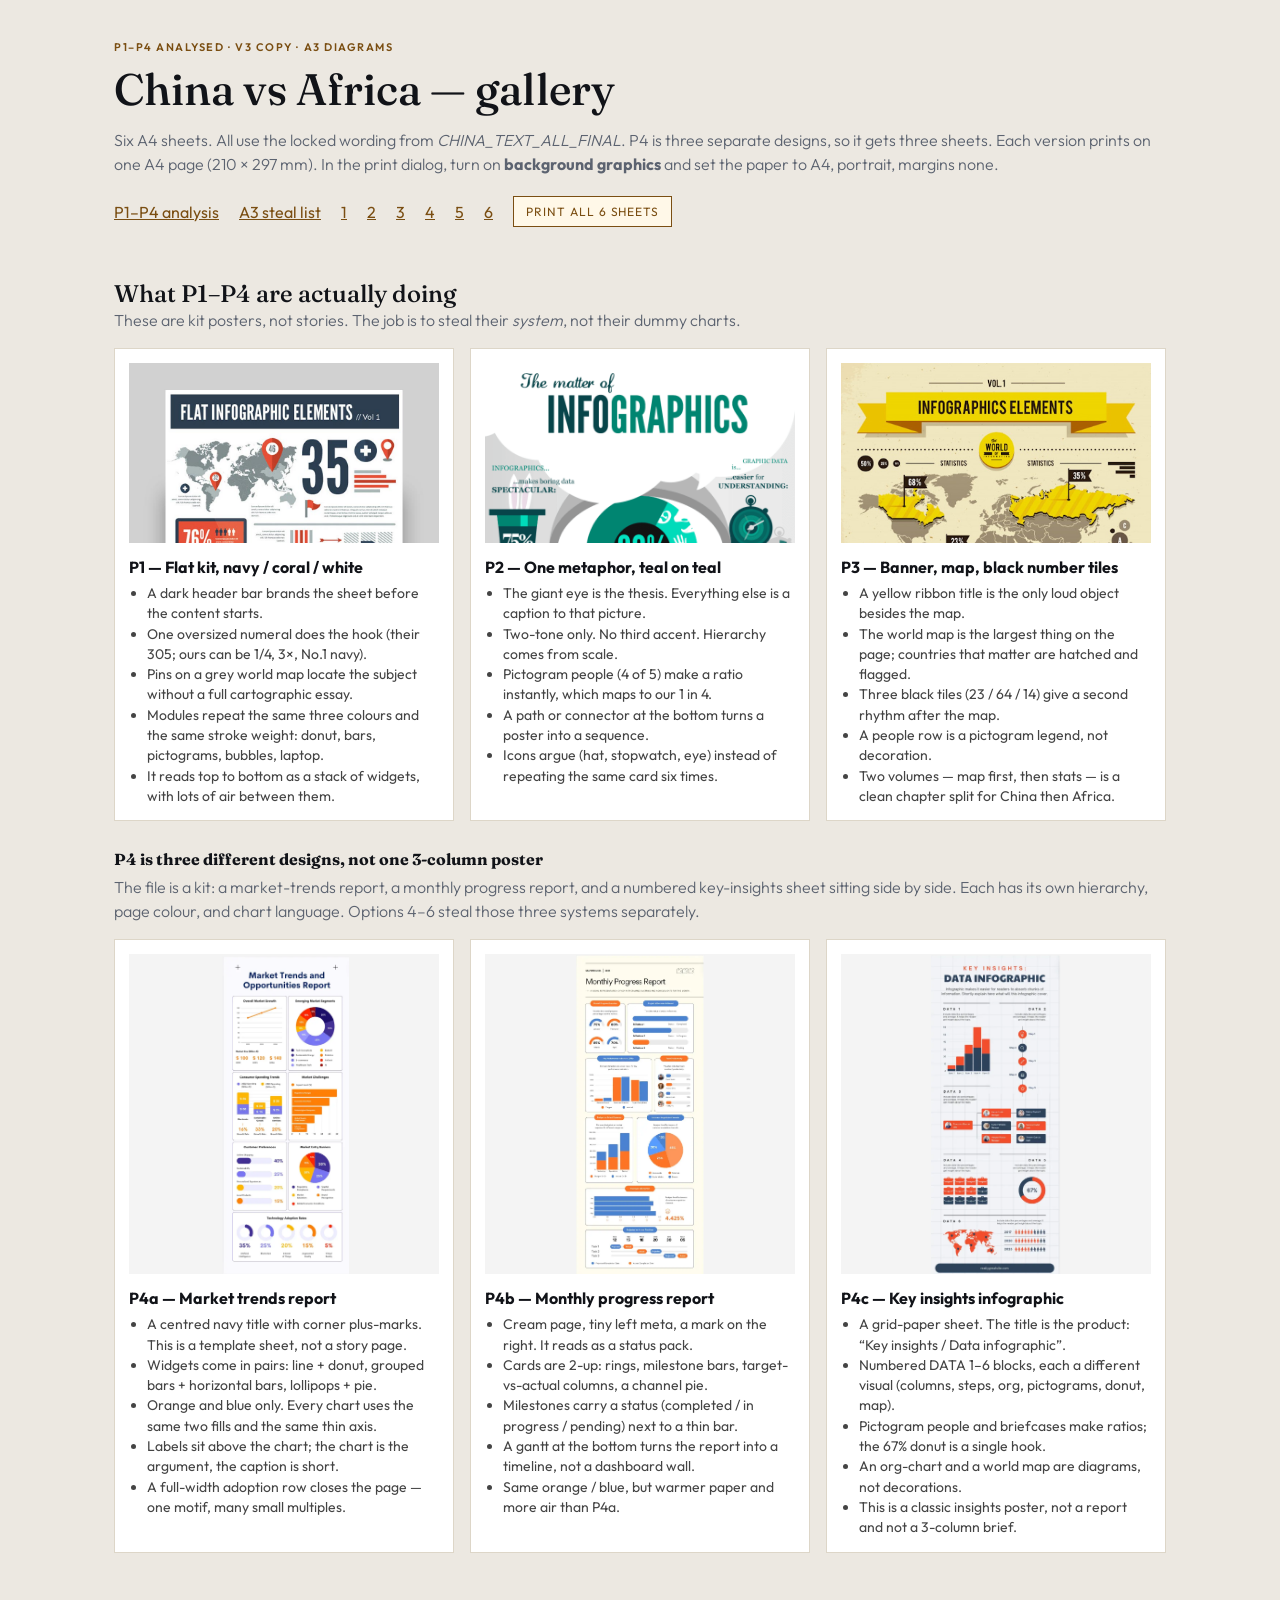
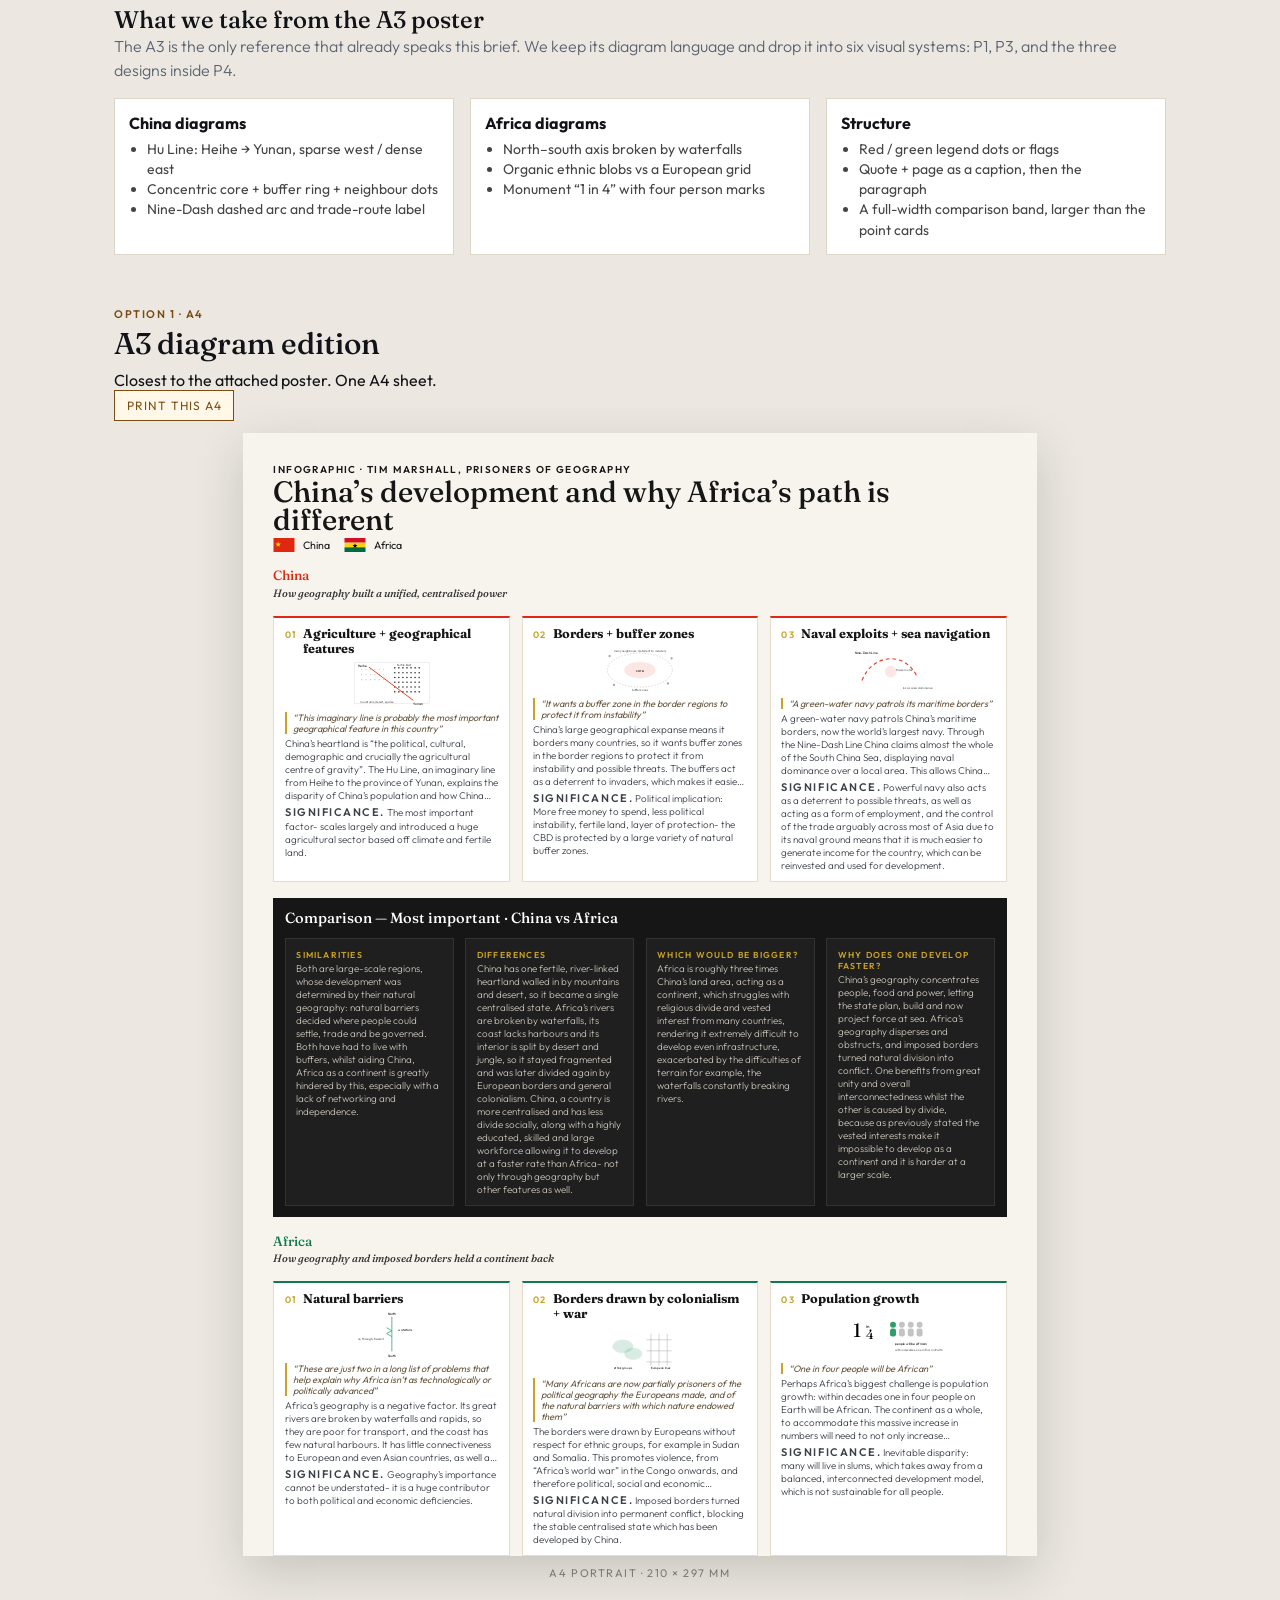
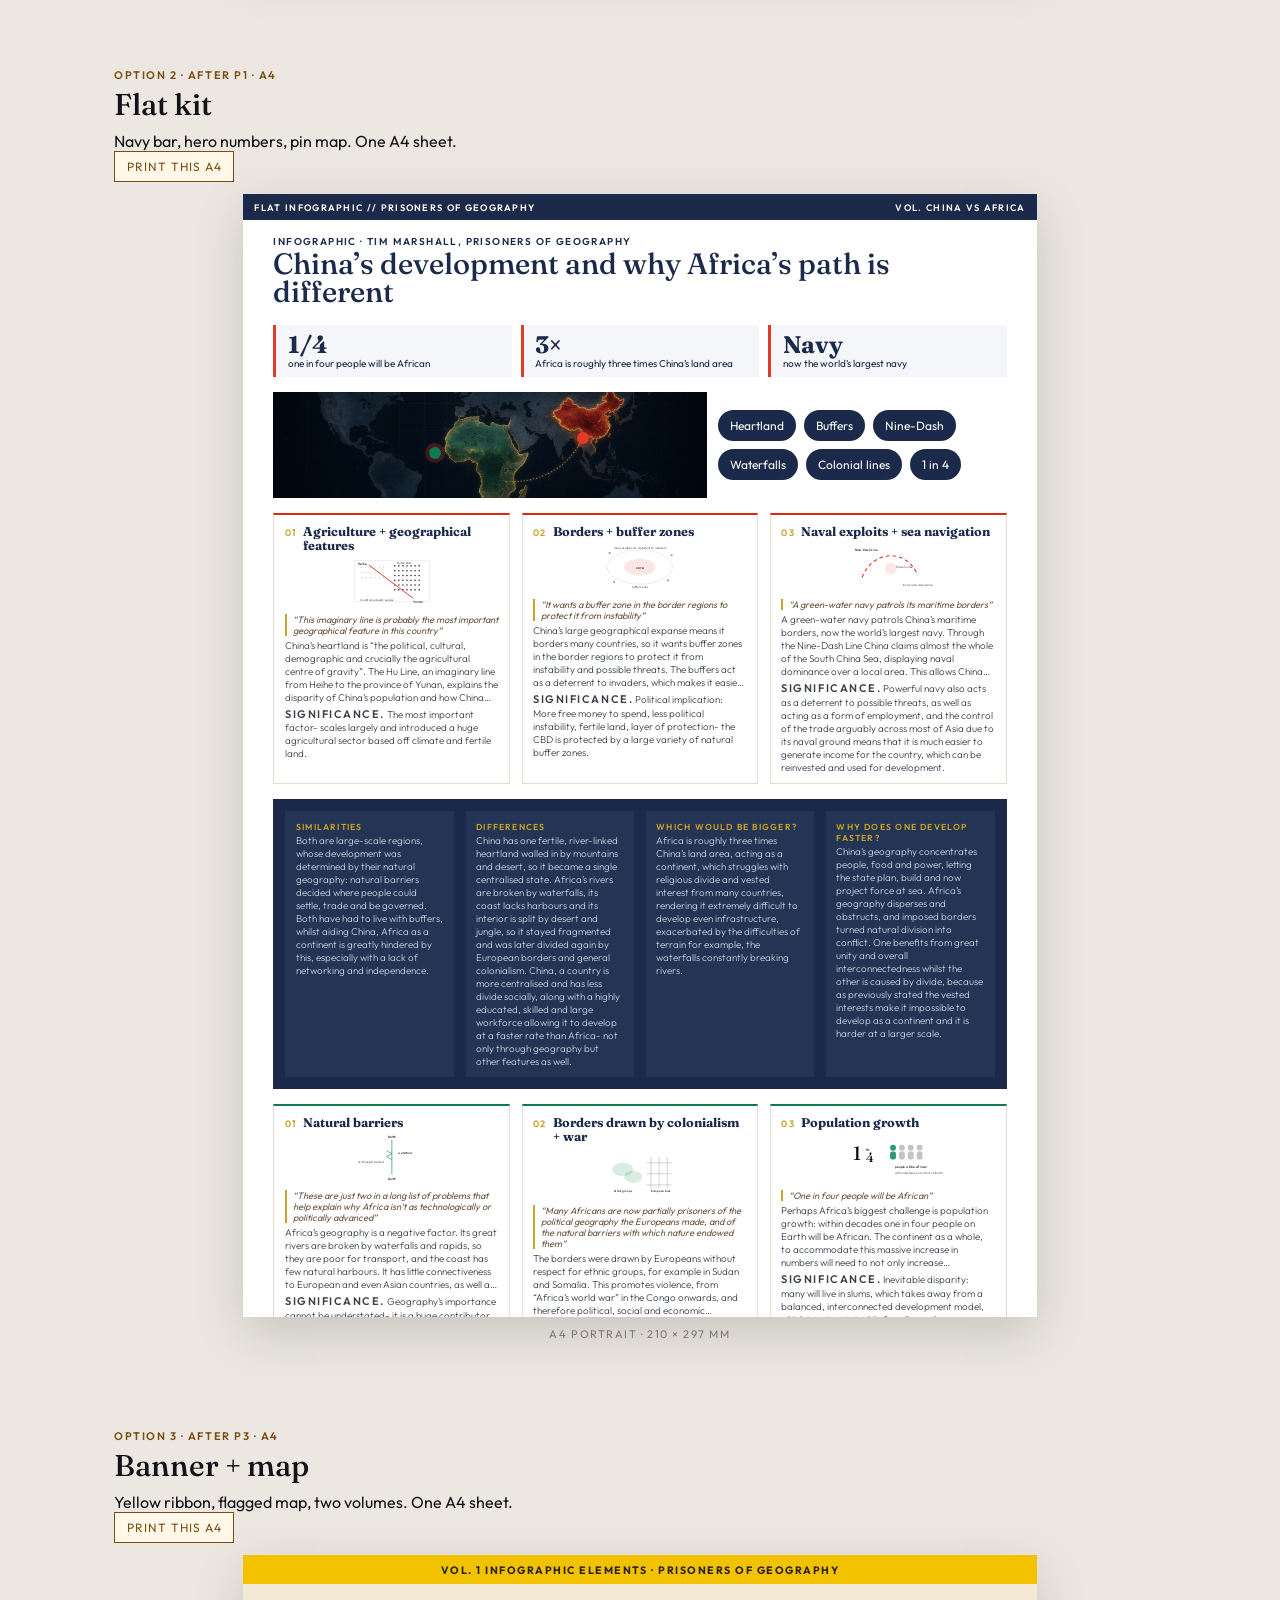
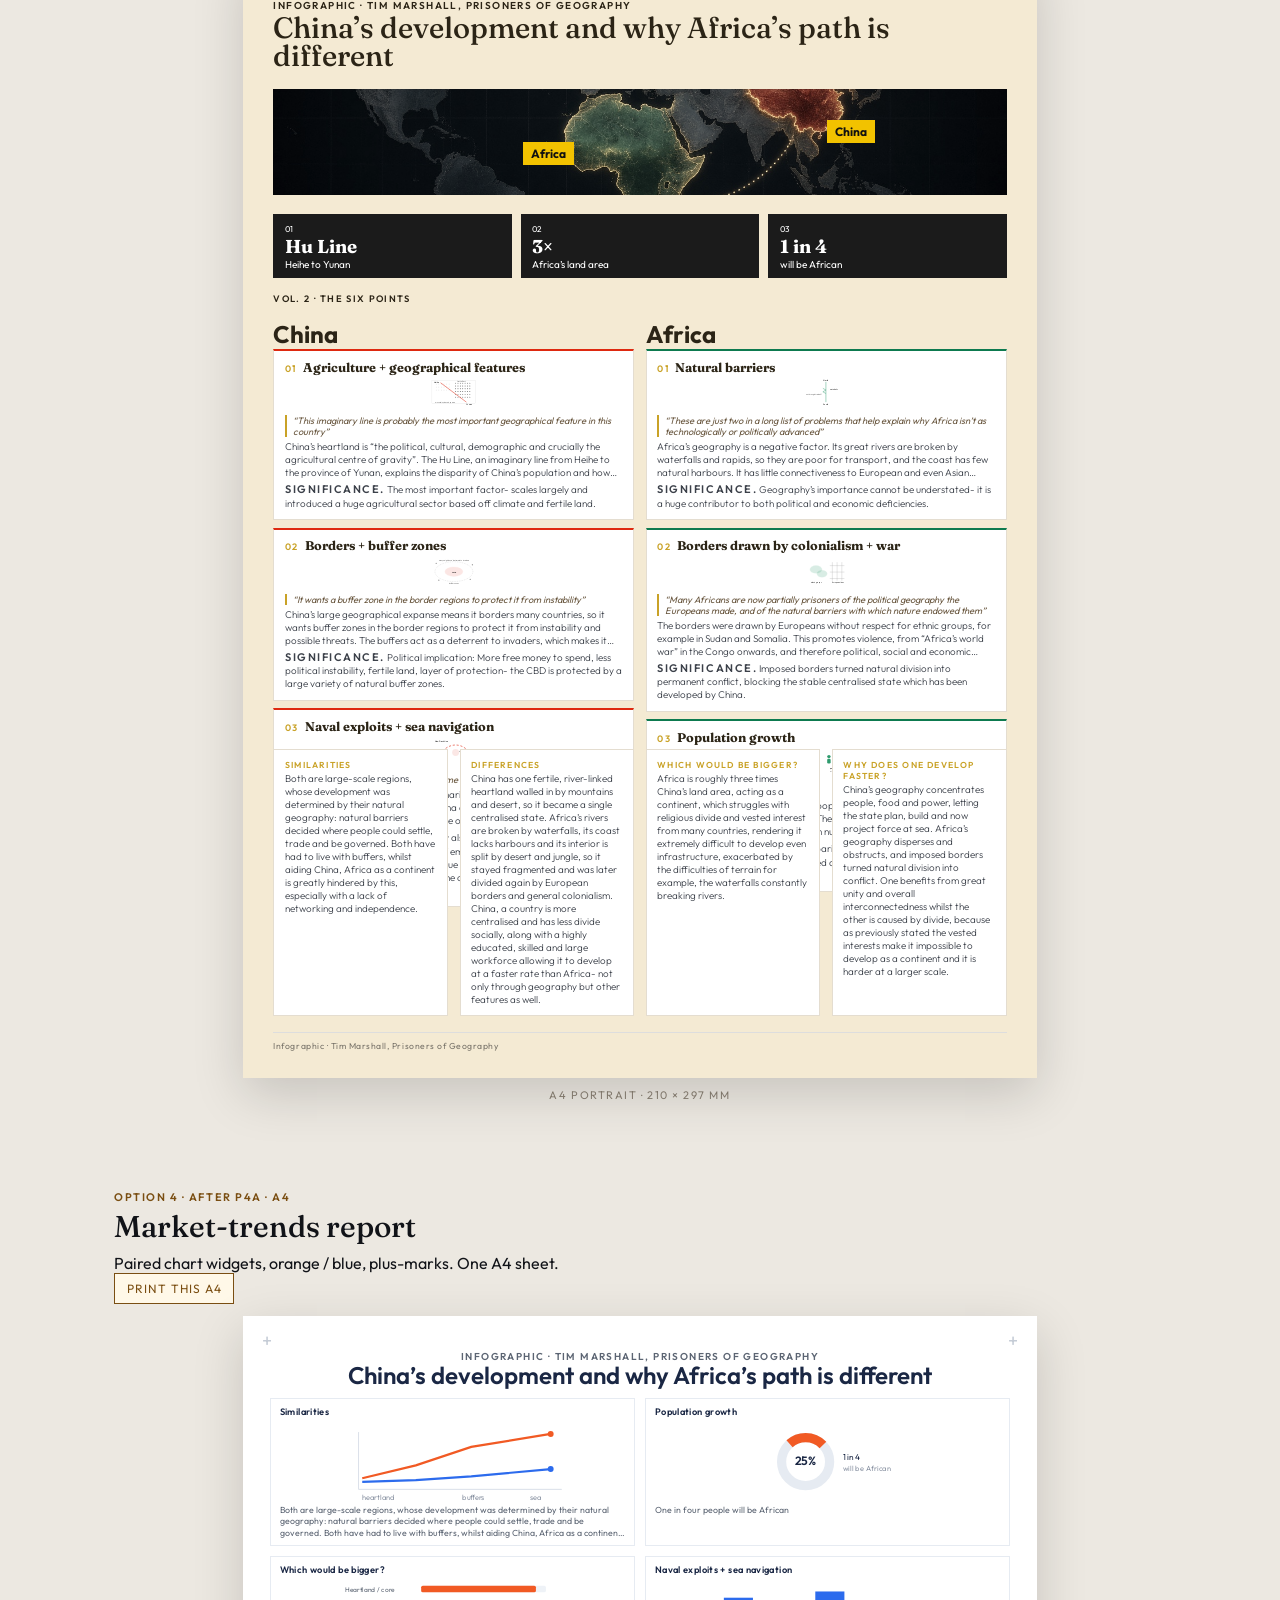
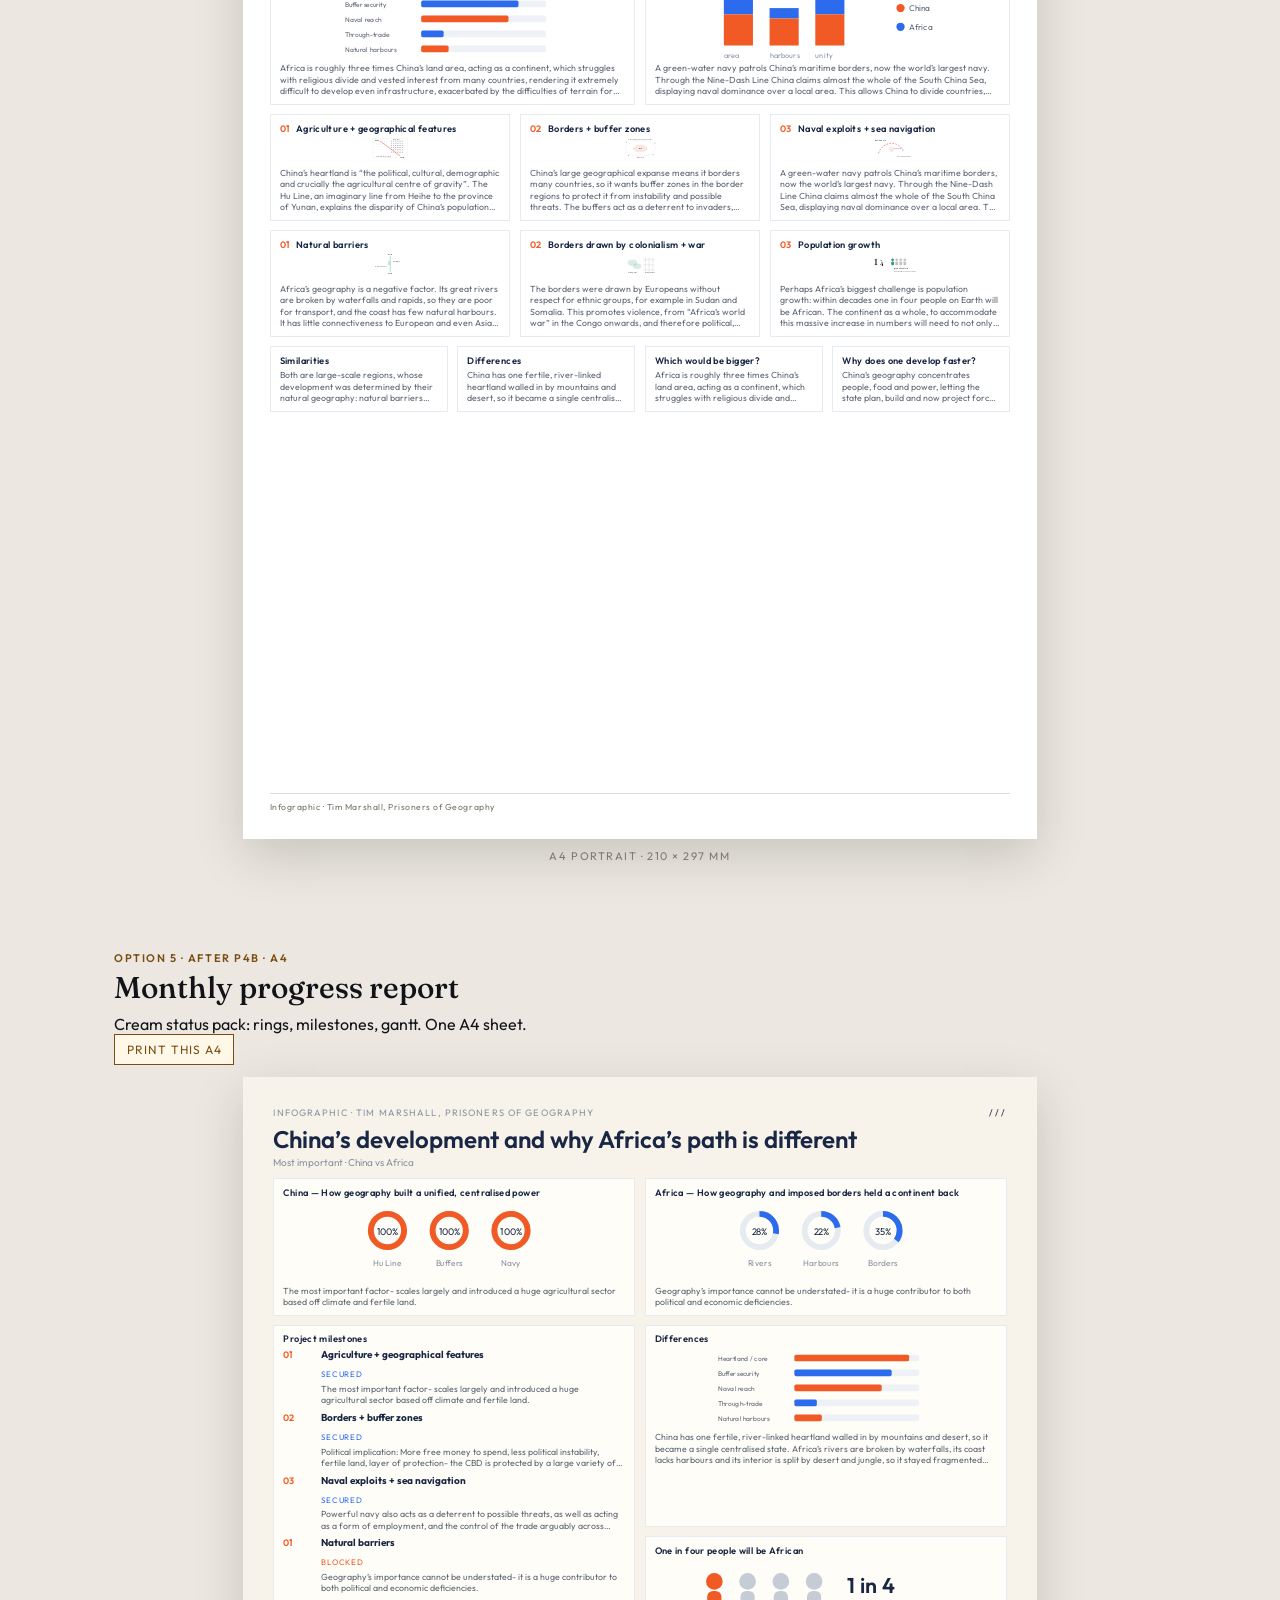
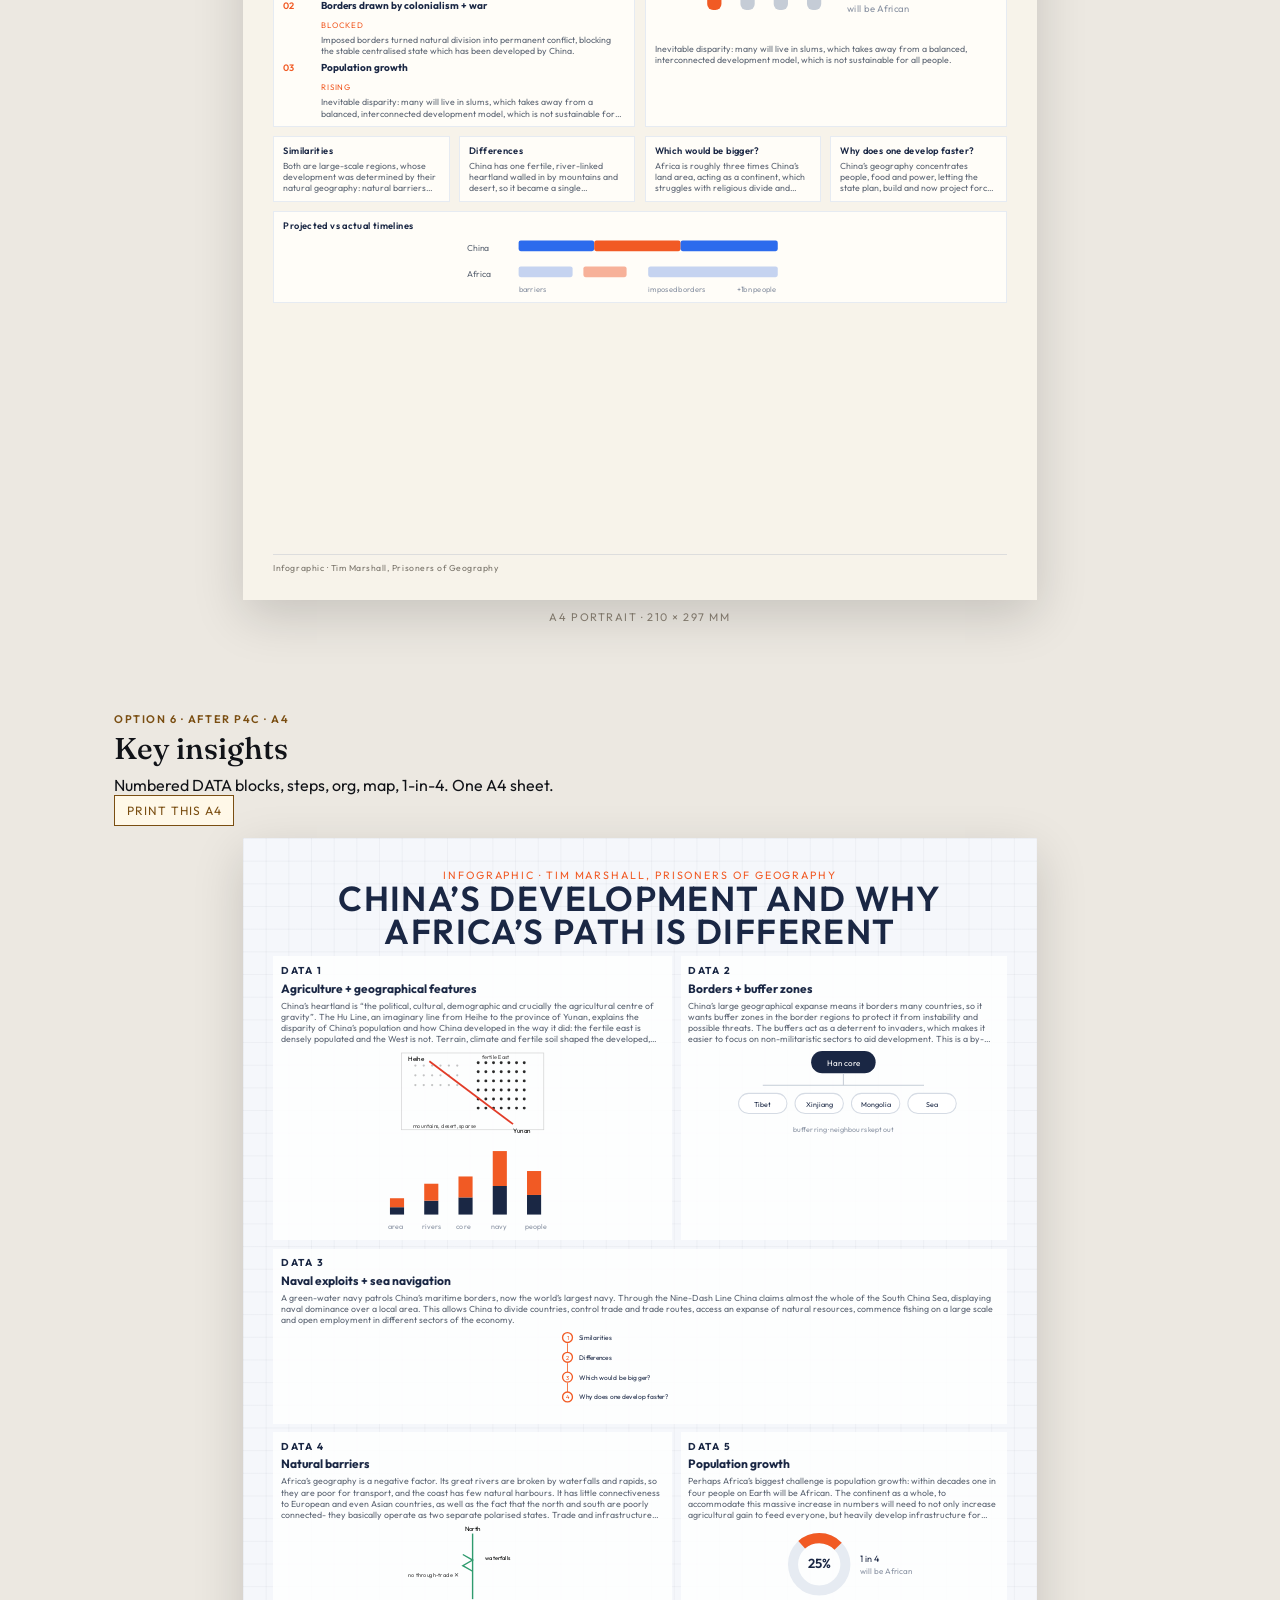
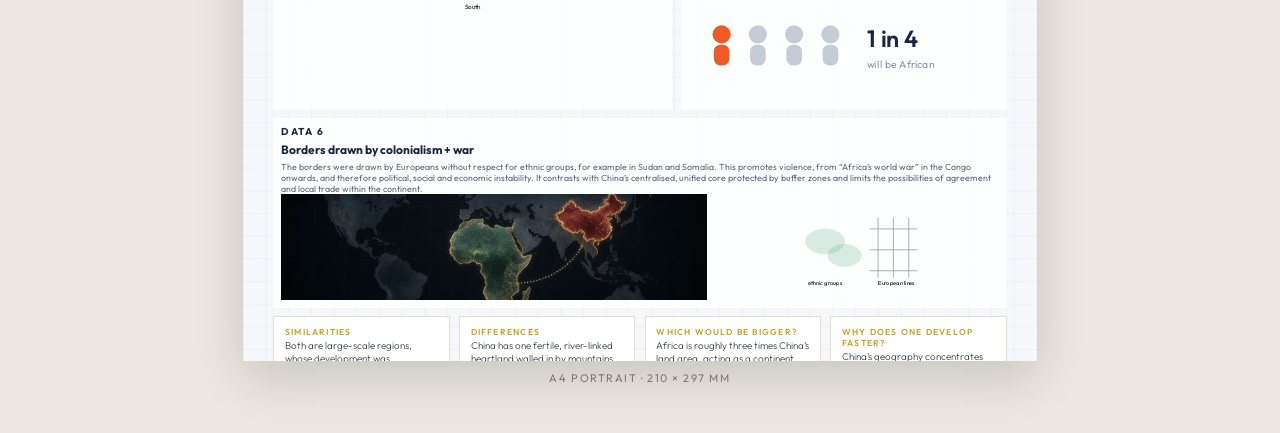
<file: index.html>
<!DOCTYPE html>
<html lang="en">
  <head>
    <meta charset="UTF-8" />
    <meta name="viewport" content="width=device-width, initial-scale=1.0" />
    <title>China vs Africa — infographic gallery</title>
    <link rel="icon" href="data:image/svg+xml,%3Csvg xmlns='http://www.w3.org/2000/svg' viewBox='0 0 32 32'%3E%3Crect width='32' height='32' fill='%23111318'/%3E%3Ccircle cx='11' cy='18' r='5' fill='%230d7a4f'/%3E%3Ccircle cx='22' cy='13' r='4' fill='%23de2910'/%3E%3C/svg%3E" />
    <link rel="preconnect" href="https://fonts.googleapis.com" />
    <link rel="preconnect" href="https://fonts.gstatic.com" crossorigin />
    <link href="https://fonts.googleapis.com/css2?family=Fraunces:opsz,wght@9..144,500;9..144,600&family=Outfit:wght@300;400;600&display=swap" rel="stylesheet" />
    <link rel="stylesheet" href="css/gallery.css" />
  </head>
  <body class="board">
    <header class="board-head">
      <p class="board-kicker">P1–P4 analysed  ·  V3 copy  ·  A3 diagrams</p>
      <h1>China vs Africa — gallery</h1>
      <p class="board-lede">
        Six A4 sheets. All use the locked wording from <em>CHINA_TEXT_ALL_FINAL</em>.
        P4 is three separate designs, so it gets three sheets. Each version prints on one A4 page
        (210 × 297 mm). In the print dialog, turn on <strong>background graphics</strong> and set
        the paper to A4, portrait, margins none.
      </p>
      <nav class="board-nav">
        <a href="#analysis">P1–P4 analysis</a>
        <a href="#a3">A3 steal list</a>
        <a href="#option-a3">1</a>
        <a href="#option-flat">2</a>
        <a href="#option-vintage">3</a>
        <a href="#option-report">4</a>
        <a href="#option-progress">5</a>
        <a href="#option-insights">6</a>
        <button type="button" class="print-btn" data-print="all">Print all 6 sheets</button>
      </nav>
    </header>

    <section class="panel" id="analysis">
      <h2>What P1–P4 are actually doing</h2>
      <p>These are kit posters, not stories. The job is to steal their <em>system</em>, not their dummy charts.</p>
      <div class="ref-grid three">
        <article class="ref-card">
          <img src="assets/refs/p1-flat-kit.png" alt="P1 flat infographic kit" />
          <h3>P1 — Flat kit, navy / coral / white</h3>
          <ul>
            <li>A dark header bar brands the sheet before the content starts.</li>
            <li>One oversized numeral does the hook (their 305; ours can be 1/4, 3×, No.1 navy).</li>
            <li>Pins on a grey world map locate the subject without a full cartographic essay.</li>
            <li>Modules repeat the same three colours and the same stroke weight: donut, bars, pictograms, bubbles, laptop.</li>
            <li>It reads top to bottom as a stack of widgets, with lots of air between them.</li>
          </ul>
        </article>
        <article class="ref-card">
          <img src="assets/refs/p2-concept.png" alt="P2 conceptual infographic" />
          <h3>P2 — One metaphor, teal on teal</h3>
          <ul>
            <li>The giant eye is the thesis. Everything else is a caption to that picture.</li>
            <li>Two-tone only. No third accent. Hierarchy comes from scale.</li>
            <li>Pictogram people (4 of 5) make a ratio instantly, which maps to our 1 in 4.</li>
            <li>A path or connector at the bottom turns a poster into a sequence.</li>
            <li>Icons argue (hat, stopwatch, eye) instead of repeating the same card six times.</li>
          </ul>
        </article>
        <article class="ref-card">
          <img src="assets/refs/p3-vintage-map.png" alt="P3 vintage map infographic" />
          <h3>P3 — Banner, map, black number tiles</h3>
          <ul>
            <li>A yellow ribbon title is the only loud object besides the map.</li>
            <li>The world map is the largest thing on the page; countries that matter are hatched and flagged.</li>
            <li>Three black tiles (23 / 64 / 14) give a second rhythm after the map.</li>
            <li>A people row is a pictogram legend, not decoration.</li>
            <li>Two volumes — map first, then stats — is a clean chapter split for China then Africa.</li>
          </ul>
        </article>
      </div>
      <h3 class="p4-note">P4 is three different designs, not one 3-column poster</h3>
      <p>The file is a kit: a market-trends report, a monthly progress report, and a numbered key-insights sheet sitting side by side. Each has its own hierarchy, page colour, and chart language. Options 4–6 steal those three systems separately.</p>
      <div class="ref-grid three">
        <article class="ref-card tall">
          <img src="assets/refs/p4a-market-report.png" alt="P4 left: Market Trends report" />
          <h3>P4a — Market trends report</h3>
          <ul>
            <li>A centred navy title with corner plus-marks. This is a template sheet, not a story page.</li>
            <li>Widgets come in pairs: line + donut, grouped bars + horizontal bars, lollipops + pie.</li>
            <li>Orange and blue only. Every chart uses the same two fills and the same thin axis.</li>
            <li>Labels sit above the chart; the chart is the argument, the caption is short.</li>
            <li>A full-width adoption row closes the page — one motif, many small multiples.</li>
          </ul>
        </article>
        <article class="ref-card tall">
          <img src="assets/refs/p4b-progress-report.png" alt="P4 middle: Monthly Progress report" />
          <h3>P4b — Monthly progress report</h3>
          <ul>
            <li>Cream page, tiny left meta, a mark on the right. It reads as a status pack.</li>
            <li>Cards are 2-up: rings, milestone bars, target-vs-actual columns, a channel pie.</li>
            <li>Milestones carry a status (completed / in progress / pending) next to a thin bar.</li>
            <li>A gantt at the bottom turns the report into a timeline, not a dashboard wall.</li>
            <li>Same orange / blue, but warmer paper and more air than P4a.</li>
          </ul>
        </article>
        <article class="ref-card tall">
          <img src="assets/refs/p4c-key-insights.png" alt="P4 right: Key Insights data infographic" />
          <h3>P4c — Key insights infographic</h3>
          <ul>
            <li>A grid-paper sheet. The title is the product: “Key insights / Data infographic”.</li>
            <li>Numbered DATA 1–6 blocks, each a different visual (columns, steps, org, pictograms, donut, map).</li>
            <li>Pictogram people and briefcases make ratios; the 67% donut is a single hook.</li>
            <li>An org-chart and a world map are diagrams, not decorations.</li>
            <li>This is a classic insights poster, not a report and not a 3-column brief.</li>
          </ul>
        </article>
      </div>
    </section>

    <section class="panel" id="a3">
      <h2>What we take from the A3 poster</h2>
      <p>The A3 is the only reference that already speaks this brief. We keep its diagram language and drop it into six visual systems: P1, P3, and the three designs inside P4.</p>
      <div class="steal">
        <article>
          <h3>China diagrams</h3>
          <ul>
            <li>Hu Line: Heihe → Yunan, sparse west / dense east</li>
            <li>Concentric core + buffer ring + neighbour dots</li>
            <li>Nine-Dash dashed arc and trade-route label</li>
          </ul>
        </article>
        <article>
          <h3>Africa diagrams</h3>
          <ul>
            <li>North–south axis broken by waterfalls</li>
            <li>Organic ethnic blobs vs a European grid</li>
            <li>Monument “1 in 4” with four person marks</li>
          </ul>
        </article>
        <article>
          <h3>Structure</h3>
          <ul>
            <li>Red / green legend dots or flags</li>
            <li>Quote + page as a caption, then the paragraph</li>
            <li>A full-width comparison band, larger than the point cards</li>
          </ul>
        </article>
      </div>
    </section>

    <section class="option" id="option-a3">
      <div class="option-meta">
        <p class="board-kicker">Option 1  ·  A4</p>
        <h2>A3 diagram edition</h2>
        <p>Closest to the attached poster. One A4 sheet.</p>
        <button type="button" class="print-btn" data-print="option-a3">Print this A4</button>
      </div>
      <div class="frame-wrap"><article class="poster a3" id="poster-a3"></article></div>
      <p class="sheet-label">A4 portrait · 210 × 297 mm</p>
    </section>

    <section class="option" id="option-flat">
      <div class="option-meta">
        <p class="board-kicker">Option 2  ·  after P1  ·  A4</p>
        <h2>Flat kit</h2>
        <p>Navy bar, hero numbers, pin map. One A4 sheet.</p>
        <button type="button" class="print-btn" data-print="option-flat">Print this A4</button>
      </div>
      <div class="frame-wrap"><article class="poster flat" id="poster-flat"></article></div>
      <p class="sheet-label">A4 portrait · 210 × 297 mm</p>
    </section>

    <section class="option" id="option-vintage">
      <div class="option-meta">
        <p class="board-kicker">Option 3  ·  after P3  ·  A4</p>
        <h2>Banner + map</h2>
        <p>Yellow ribbon, flagged map, two volumes. One A4 sheet.</p>
        <button type="button" class="print-btn" data-print="option-vintage">Print this A4</button>
      </div>
      <div class="frame-wrap"><article class="poster vintage" id="poster-vintage"></article></div>
      <p class="sheet-label">A4 portrait · 210 × 297 mm</p>
    </section>

    <section class="option" id="option-report">
      <div class="option-meta">
        <p class="board-kicker">Option 4  ·  after P4a  ·  A4</p>
        <h2>Market-trends report</h2>
        <p>Paired chart widgets, orange / blue, plus-marks. One A4 sheet.</p>
        <button type="button" class="print-btn" data-print="option-report">Print this A4</button>
      </div>
      <div class="frame-wrap"><article class="poster report" id="poster-report"></article></div>
      <p class="sheet-label">A4 portrait · 210 × 297 mm</p>
    </section>

    <section class="option" id="option-progress">
      <div class="option-meta">
        <p class="board-kicker">Option 5  ·  after P4b  ·  A4</p>
        <h2>Monthly progress report</h2>
        <p>Cream status pack: rings, milestones, gantt. One A4 sheet.</p>
        <button type="button" class="print-btn" data-print="option-progress">Print this A4</button>
      </div>
      <div class="frame-wrap"><article class="poster progress" id="poster-progress"></article></div>
      <p class="sheet-label">A4 portrait · 210 × 297 mm</p>
    </section>

    <section class="option" id="option-insights">
      <div class="option-meta">
        <p class="board-kicker">Option 6  ·  after P4c  ·  A4</p>
        <h2>Key insights</h2>
        <p>Numbered DATA blocks, steps, org, map, 1-in-4. One A4 sheet.</p>
        <button type="button" class="print-btn" data-print="option-insights">Print this A4</button>
      </div>
      <div class="frame-wrap"><article class="poster insights" id="poster-insights"></article></div>
      <p class="sheet-label">A4 portrait · 210 × 297 mm</p>
    </section>

    <script src="js/content.js"></script>
    <script src="js/diagrams.js"></script>
    <script src="js/gallery.js"></script>
  </body>
</html>
</file>
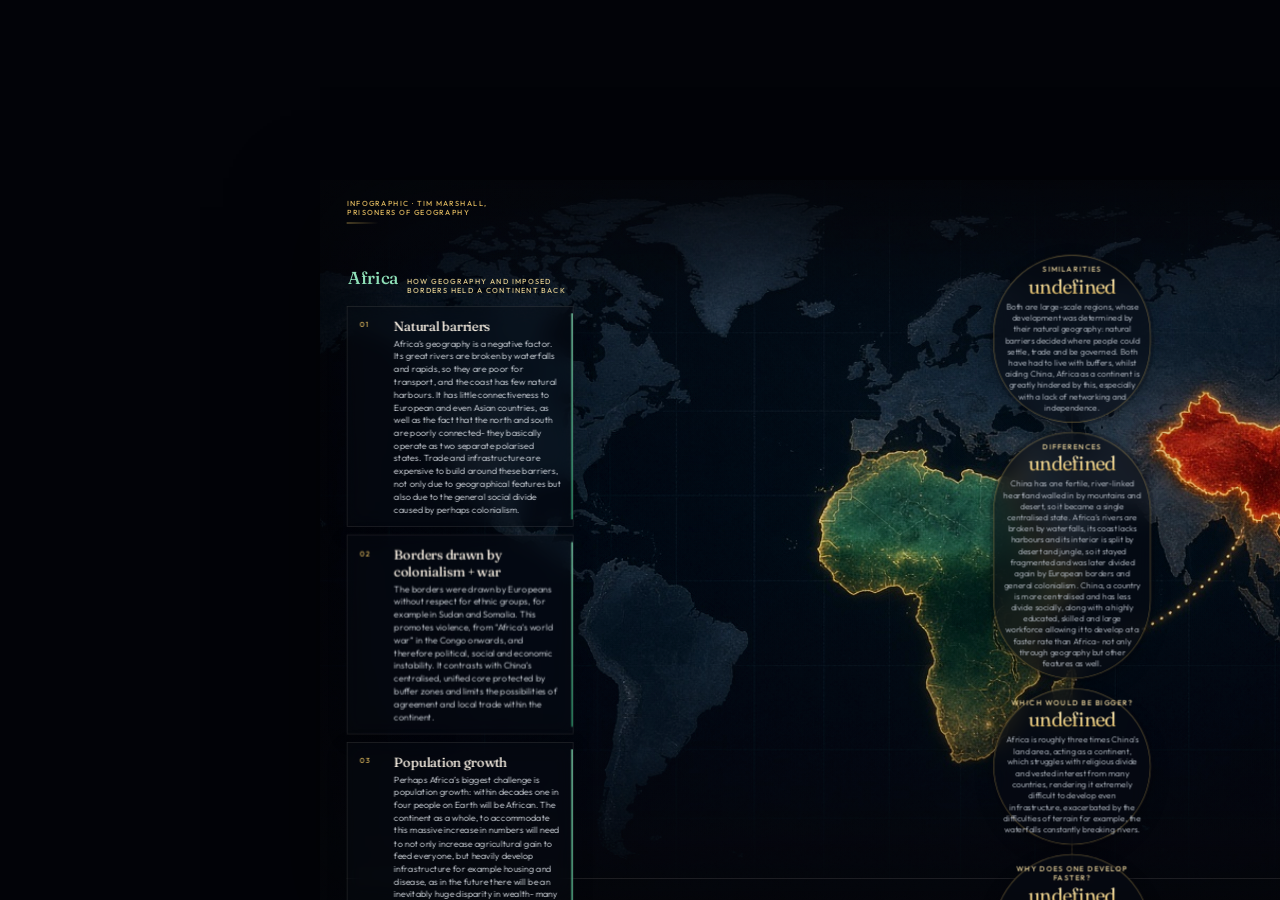
<file: landscape.html>
<!DOCTYPE html>
<html lang="en">
  <head>
    <meta charset="UTF-8" />
    <meta name="viewport" content="width=device-width, initial-scale=1.0" />
    <title>China & Africa — landscape (archived)</title>
    <link rel="icon" href="data:image/svg+xml,%3Csvg xmlns='http://www.w3.org/2000/svg' viewBox='0 0 32 32'%3E%3Crect width='32' height='32' fill='%2305080f'/%3E%3Ccircle cx='11' cy='18' r='5' fill='%232f9b6e'/%3E%3Ccircle cx='22' cy='13' r='4' fill='%23e23c28'/%3E%3C/svg%3E" />
    <link rel="preconnect" href="https://fonts.googleapis.com" />
    <link rel="preconnect" href="https://fonts.gstatic.com" crossorigin />
    <link
      href="https://fonts.googleapis.com/css2?family=Fraunces:ital,opsz,wght@0,9..144,400;0,9..144,500;1,9..144,400&family=Outfit:wght@300;400;500;600&display=swap"
      rel="stylesheet"
    />
    <link rel="stylesheet" href="css/styles.css" />
  </head>
  <body>
    <div class="viewport">
      <article class="poster" id="poster">
        <img class="map" src="assets/world-map-backdrop.jpg" alt="World map with Africa and China highlighted" />
        <div class="scrim"></div>
        <div class="vignette"></div>
        <div class="grain"></div>
        <div class="layout">
          <header>
            <div class="brand">
              <span class="kicker" data-field="kicker"></span>
              <span class="rule"></span>
            </div>
            <div class="titles">
              <h1 class="headline">
                <span class="china" data-field="titleLead"></span>
                <span class="join" data-field="titleJoin"></span>
                <span class="africa" data-field="titleTrail"></span>
                <span class="rest" data-field="titleRest"></span>
              </h1>
              <p class="subtitle" data-field="subtitle"></p>
            </div>
            <div class="meta">
              <span class="draft" data-field="draftNote"></span>
              <span class="rule"></span>
            </div>
          </header>
          <div class="grid">
            <section class="col col-africa" aria-label="Africa">
              <div class="col-head">
                <h2 class="region africa" data-field="africa.region"></h2>
                <span class="eyebrow" data-field="africa.eyebrow"></span>
              </div>
              <div id="africa-points"></div>
            </section>
            <section class="col compare col-compare" aria-label="Comparisons" id="comparisons"></section>
            <section class="col col-china" aria-label="China">
              <div class="col-head">
                <h2 class="region china" data-field="china.region"></h2>
                <span class="eyebrow" data-field="china.eyebrow"></span>
              </div>
              <div id="china-points"></div>
            </section>
          </div>
          <footer>
            <span class="foot" data-field="footerLeft"></span>
            <span class="foot" data-field="footerRight"></span>
          </footer>
        </div>
      </article>
    </div>
    <script src="js/content.js"></script>
    <script src="js/render.js"></script>
  </body>
</html>
</file>
<file: css/gallery.css>
:root {
  --ink: #111318;
  --paper: #f6f3ec;
  --muted: #5c6370;
  --gold: #c9a227;
  --china: #de2910;
  --africa: #0d7a4f;
  --navy: #1b2a4a;
}

* { box-sizing: border-box; margin: 0; padding: 0; }
html { scroll-behavior: smooth; }
body.board {
  background: #ece8e1;
  color: var(--ink);
  font-family: "Outfit", "Segoe UI", sans-serif;
}
a { color: #7a4e12; }

.board-head, .panel, .option-meta {
  max-width: 1100px;
  margin: 0 auto;
  padding: 40px 24px 12px;
}
.board-head h1, .panel h2, .option-meta h2, .mast h1, .verdict h2, .chapter {
  font-family: "Fraunces", Georgia, serif;
  font-weight: 500;
}
.board-kicker, .kicker, .num, .compare-kicker, .flat-bar, .ribbon, .vol, .sig strong {
  letter-spacing: 0.14em;
  text-transform: uppercase;
  font-size: 11px;
  font-weight: 600;
}
.board-kicker { color: #7a4e12; }
.board-head h1 { font-size: 44px; margin: 8px 0 12px; }
.board-lede, .panel p, .card p, .lede, .compare p { color: var(--muted); font-weight: 300; line-height: 1.5; }
.board-nav { display: flex; flex-wrap: wrap; gap: 14px 20px; margin-top: 20px; align-items: center; }

.print-btn {
  appearance: none;
  border: 1px solid #7a4e12;
  background: #fff8e8;
  color: #7a4e12;
  font: inherit;
  font-size: 12px;
  letter-spacing: 0.08em;
  text-transform: uppercase;
  padding: 7px 12px;
  cursor: pointer;
}
.print-btn:hover { background: #f2c200; color: #111; }

.sheet-label {
  text-align: center;
  font-size: 11px;
  letter-spacing: 0.14em;
  text-transform: uppercase;
  color: #8a8174;
  margin: 10px auto 0;
}

.ref-grid, .steal {
  display: grid;
  grid-template-columns: repeat(2, 1fr);
  gap: 16px;
  margin-top: 16px;
}
.ref-card, .steal article, .note-box {
  background: #fff;
  border: 1px solid #ddd6c8;
  padding: 14px;
}
.ref-card img { width: 100%; height: 180px; object-fit: cover; object-position: top; margin-bottom: 10px; background: #ddd; }
.ref-card.tall img { height: 320px; object-fit: contain; object-position: top; background: #f4f4f4; }
.ref-card h3, .steal h3, .panel h3 { font-size: 16px; margin-bottom: 6px; }
.ref-card ul, .steal ul { padding-left: 18px; color: #444; font-size: 14px; line-height: 1.45; }
.steal, .ref-grid.three { grid-template-columns: repeat(3, 1fr); }
.p4-note { margin: 28px 0 8px; font-family: "Fraunces", Georgia, serif; font-size: 22px; }

.option { padding-bottom: 48px; }
.option-meta h2 { font-size: 30px; margin: 4px 0 8px; }

.frame-wrap {
  width: min(210mm, calc(100% - 32px));
  margin: 0 auto;
}
.poster {
  width: 210mm;
  height: 297mm;
  transform-origin: top left;
  padding: 8mm 8mm 7mm;
  display: flex;
  flex-direction: column;
  gap: 4mm;
  position: relative;
  overflow: hidden;
  box-shadow: 0 16px 48px rgba(0, 0, 0, 0.16);
}
.poster.a3 { background: #f7f4ee; color: #161616; }
.poster.flat { background: #fff; color: var(--navy); }
.poster.vintage { background: #f4ead3; color: #2b2416; }
.poster.report { background: #fff; color: #1a2744; }
.poster.progress { background: #f7f3ea; color: #1a2744; }
.poster.insights { background: #f5f7fb; color: #1a2744; }

.mast { text-align: left; flex: 0 0 auto; width: 100%; }
.mast h1 { font-size: 22pt; line-height: 0.95; margin: 2px 0 4px; }
.lede { max-width: none; font-size: 8.5pt; }
.legend { margin-top: 3px; display: flex; align-items: center; gap: 8px; font-size: 8pt; }
.flag { width: 22px; height: 14px; display: inline-block; vertical-align: middle; }
.kicker { font-size: 7.5pt; }

.chapter { font-size: 10pt; line-height: 1.25; }
.chapter.china { color: var(--china); }
.chapter.africa { color: var(--africa); }
.chapter em { color: #333; font-size: 8pt; }

.trio, .quad, .strip, .dash, .duo {
  display: grid;
  gap: 3mm;
}
.trio { grid-template-columns: 1fr 1fr 1fr; }
.quad, .strip { grid-template-columns: repeat(4, 1fr); }
.duo { grid-template-columns: 1fr 1fr; align-items: start; }
.dash { grid-template-columns: 1fr 0.9fr 1fr; }

.card, .compare {
  background: #fff;
  border: 1px solid #e4ddd0;
  padding: 2.5mm 2.8mm;
  min-width: 0;
}
.card-top { display: flex; gap: 6px; align-items: baseline; margin-bottom: 2px; }
.num { color: var(--gold); font-size: 7pt; }
.card.china { border-top: 2px solid var(--china); }
.card.africa { border-top: 2px solid var(--africa); }
.card h3 { font-family: "Fraunces", serif; font-size: 9.5pt; line-height: 1.15; }
.card p, .compare p { font-size: 7.4pt; line-height: 1.32; color: #3c414a; }
.card p:not(.sig) {
  display: -webkit-box;
  -webkit-line-clamp: 5;
  -webkit-box-orient: vertical;
  overflow: hidden;
}
blockquote {
  font-size: 7pt;
  color: #6a5840;
  border-left: 2px solid var(--gold);
  padding-left: 6px;
  margin: 3px 0;
  font-style: italic;
}
cite { font-style: normal; letter-spacing: 0.08em; text-transform: uppercase; font-size: 6.5pt; }
.sig { margin-top: 3px; }
.diag { width: 100%; height: 48px; color: #2a2a2a; margin: 1px 0 2px; }

.compare-kicker { color: var(--gold); margin-bottom: 2px; font-size: 6.5pt; }
.compare-value { font-family: "Fraunces", serif; font-size: 9.5pt; margin-bottom: 2px; }

.verdict {
  background: #161616;
  color: #f4ece0;
  padding: 3mm;
}
.verdict h2 { color: #fff; font-size: 11pt; margin-bottom: 3mm; }
.verdict .compare { background: #1f1f1f; border-color: #333; }
.verdict .compare p { color: #c8c2b6; }
.verdict .compare-value { color: #f0d78c; }

.flat-bar {
  display: flex;
  justify-content: space-between;
  background: var(--navy);
  color: #fff;
  padding: 2mm 3mm;
  margin: -8mm -8mm 0;
  font-size: 7pt;
}
.hero-nums { display: grid; grid-template-columns: 1fr 1fr 1fr; gap: 2.5mm; }
.hero-nums div { background: #f4f6fa; padding: 2mm 3mm; border-left: 3px solid #e23c28; font-size: 7.5pt; }
.hero-nums b { display: block; font-size: 18pt; font-family: "Fraunces", serif; line-height: 1; }
.pin-row { display: grid; grid-template-columns: 1.2fr 0.8fr; gap: 3mm; }
.pin-map { position: relative; min-height: 0; overflow: hidden; background: #0b1220; height: 28mm; }
.pin-map img { width: 100%; height: 28mm; object-fit: cover; opacity: .85; }
.pin { position: absolute; width: 12px; height: 12px; border-radius: 50%; background: #e23c28; box-shadow: 0 0 0 4px rgba(226,60,40,.25); }
.pin.a { left: 36%; top: 52%; background: #0d7a4f; }
.pin.c { left: 70%; top: 38%; }
.bubbles { display: flex; flex-wrap: wrap; gap: 8px; align-content: center; }
.bubbles span {
  padding: 8px 12px;
  border-radius: 999px;
  background: #1b2a4a;
  color: #fff;
  font-size: 12px;
}
.poster.flat .strip { background: #1b2a4a; padding: 12px; }
.poster.flat .strip .compare { background: #243454; border: 0; color: #fff; }
.poster.flat .strip .compare p { color: #c9d2e0; }

.ribbon {
  background: #f2c200;
  text-align: center;
  padding: 2mm;
  margin: -8mm -8mm 0;
  font-weight: 700;
  font-size: 8pt;
}
.badge {
  display: none;
}
.vintage-map { position: relative; }
.vintage-map img { width: 100%; height: 28mm; object-fit: cover; filter: grayscale(.3) sepia(.25); }
.flagpole {
  position: absolute;
  background: #f2c200;
  color: #111;
  font-size: 12px;
  font-weight: 700;
  padding: 4px 8px;
}
.flagpole.china { right: 18%; top: 28%; }
.flagpole.africa { left: 34%; top: 48%; }
.tiles { display: grid; grid-template-columns: 1fr 1fr 1fr; gap: 2.5mm; }
.tiles div { background: #1b1b1b; color: #fff; padding: 2mm 3mm; font-size: 7.5pt; }
.tiles b { display: block; font-size: 14pt; font-family: "Fraunces", serif; }
.vol { margin: 0; font-size: 7pt; }
.poster.vintage .strip.cream { background: transparent; }
.poster.vintage .duo { flex: 1; min-height: 0; }
.poster.vintage .duo .card { margin-bottom: 2mm; }
.poster.vintage .diag { height: 28px; }
.poster.vintage .card p:not(.sig) { -webkit-line-clamp: 3; }
.poster.vintage .strip { flex: 0 0 auto; }

.chart { width: 100%; height: 22mm; display: block; }
.widget {
  background: #fff;
  border: 1px solid #e6ebf2;
  padding: 2mm 2.4mm;
  min-width: 0;
}
.widget h3 {
  font-size: 7pt;
  letter-spacing: 0.04em;
  text-transform: none;
  font-weight: 600;
  color: #1a2744;
  margin-bottom: 1mm;
}
.widget p {
  font-size: 6.6pt;
  line-height: 1.28;
  color: #5c6573;
  display: -webkit-box;
  -webkit-line-clamp: 3;
  -webkit-box-orient: vertical;
  overflow: hidden;
}
.rep-stat {
  font-size: 10pt;
  font-weight: 600;
  color: #1a2744;
  margin: 1mm 0;
}

.poster.report { gap: 2.5mm; padding: 7mm; }
.poster.report .plus {
  position: absolute;
  font-size: 14pt;
  color: #c5ccd6;
  line-height: 1;
}
.poster.report .plus.tl { top: 4mm; left: 5mm; }
.poster.report .plus.tr { top: 4mm; right: 5mm; }
.rep-head { text-align: center; padding: 0 12mm; }
.rep-head h1 {
  font-family: "Outfit", sans-serif;
  font-size: 18pt;
  line-height: 1.05;
  font-weight: 600;
  color: #1a2744;
}
.rep-head p { font-size: 7.5pt; color: #5c6573; margin-top: 2mm; }
.rep-duo, .rep-six, .rep-quad { display: grid; gap: 2.5mm; }
.rep-duo { grid-template-columns: 1fr 1fr; }
.rep-six { grid-template-columns: 1fr 1fr 1fr; }
.rep-quad { grid-template-columns: repeat(4, 1fr); }
.poster.report .widget.point h3 span { color: #f15a24; margin-right: 4px; }
.poster.report .diag { height: 22px; margin: 0 0 1mm; }
.poster.report .widget.point p { -webkit-line-clamp: 4; }

.poster.progress { gap: 2.4mm; }
.prog-meta {
  display: flex;
  justify-content: space-between;
  font-size: 7pt;
  letter-spacing: 0.12em;
  text-transform: uppercase;
  color: #8a93a3;
}
.prog-meta .mark { color: #1a2744; letter-spacing: 0.2em; }
.prog-head h1 {
  font-family: "Outfit", sans-serif;
  font-size: 18pt;
  font-weight: 600;
  line-height: 1.05;
}
.prog-head p { font-size: 7.5pt; color: #8a93a3; margin-top: 1mm; }
.prog-duo, .prog-quad { display: grid; gap: 2.4mm; }
.prog-duo { grid-template-columns: 1fr 1fr; align-items: stretch; }
.prog-quad { grid-template-columns: repeat(4, 1fr); }
.prog-stack { display: grid; gap: 2.4mm; }
.milestones { list-style: none; display: grid; gap: 1.4mm; }
.milestones li { display: grid; grid-template-columns: 8mm 1fr; gap: 2mm; align-items: start; }
.ms-num { font-size: 7pt; font-weight: 600; color: #f15a24; padding-top: 1px; }
.milestones strong { display: block; font-size: 7.5pt; }
.milestones em {
  font-style: normal;
  font-size: 6pt;
  letter-spacing: 0.1em;
  text-transform: uppercase;
  color: #2c6bed;
}
.milestones .africa em { color: #f15a24; }
.milestones p { -webkit-line-clamp: 2; margin-top: 0.5mm; }
.poster.progress .widget { background: #fffdf8; }
.gantt-wrap .chart { height: 16mm; }

.poster.insights {
  gap: 2.2mm;
  background-image:
    linear-gradient(rgba(26, 39, 68, 0.04) 1px, transparent 1px),
    linear-gradient(90deg, rgba(26, 39, 68, 0.04) 1px, transparent 1px);
  background-size: 6mm 6mm;
}
.ins-head { text-align: center; }
.ins-head p { font-size: 8pt; letter-spacing: 0.18em; text-transform: uppercase; color: #f15a24; }
.ins-head h1 {
  font-family: "Outfit", sans-serif;
  font-size: 26pt;
  letter-spacing: 0.04em;
  text-transform: uppercase;
  line-height: 0.95;
  font-weight: 600;
}
.ins-head .lede { letter-spacing: 0; text-transform: none; color: #5c6573; font-size: 7.5pt; margin-top: 2mm; }
.ins-top, .ins-mid { display: grid; grid-template-columns: 1.1fr 0.9fr; gap: 2.4mm; }
.data-block {
  background: rgba(255, 255, 255, 0.86);
  border: 0;
  padding: 2mm;
}
.data-block h3 {
  font-size: 7.5pt;
  letter-spacing: 0.16em;
  text-transform: uppercase;
  color: #1a2744;
}
.data-block strong { display: block; font-size: 9pt; margin: 1mm 0; }
.data-block p {
  font-size: 6.6pt;
  line-height: 1.28;
  color: #5c6573;
  display: -webkit-box;
  -webkit-line-clamp: 4;
  -webkit-box-orient: vertical;
  overflow: hidden;
}
.data-block .diag, .data-block .chart { height: 24mm; }
.ins-map { display: grid; grid-template-columns: 1.2fr 0.8fr; gap: 2mm; align-items: center; }
.ins-map img { width: 100%; height: 28mm; object-fit: cover; filter: grayscale(0.4); }
.ins-foot {
  background: #1a2744;
  color: #fff;
  font-size: 6.5pt;
  letter-spacing: 0.04em;
  padding: 2mm 3mm;
  margin: auto -8mm -7mm;
}

.trio, .quad, .strip { flex: 0 0 auto; }
.poster.a3 .trio { flex: 1; }
.poster.a3 .card { display: flex; flex-direction: column; }
.poster.flat .trio { flex: 1; }

.foot {
  font-size: 6.5pt;
  letter-spacing: 0.06em;
  color: #7a756b;
  border-top: 1px solid #ddd;
  padding-top: 2mm;
  margin-top: auto;
}

@media (max-width: 800px) {
  .ref-grid, .ref-grid.three, .steal { grid-template-columns: 1fr; }
}

@page {
  size: A4 portrait;
  margin: 0;
}

@media print {
  * {
    -webkit-print-color-adjust: exact !important;
    print-color-adjust: exact !important;
  }

  html,
  body.board {
    background: #fff !important;
    margin: 0 !important;
    padding: 0 !important;
  }

  .board-head,
  .panel,
  .option-meta,
  .sheet-label,
  .print-btn {
    display: none !important;
  }

  .option {
    padding: 0 !important;
    margin: 0 !important;
    display: block !important;
  }

  .frame-wrap {
    width: 210mm !important;
    height: 297mm !important;
    margin: 0 !important;
  }

  .poster {
    width: 210mm !important;
    height: 297mm !important;
    transform: none !important;
    box-shadow: none !important;
    break-after: page;
    page-break-after: always;
  }

  .option:last-of-type .poster {
    break-after: auto;
    page-break-after: auto;
  }

  body[data-print="option-a3"] .option:not(#option-a3),
  body[data-print="option-flat"] .option:not(#option-flat),
  body[data-print="option-vintage"] .option:not(#option-vintage),
  body[data-print="option-report"] .option:not(#option-report),
  body[data-print="option-progress"] .option:not(#option-progress),
  body[data-print="option-insights"] .option:not(#option-insights) {
    display: none !important;
  }

  body[data-print^="option"] .poster {
    break-after: auto;
    page-break-after: auto;
  }
}
</file>
<file: css/styles.css>
:root {
  --ink: #05080f;
  --ivory: #f4ece0;
  --muted: #c3cad4;
  --gold: #d4af5a;
  --gold-soft: rgba(212, 175, 90, 0.3);
  --china: #e23c28;
  --africa: #2f9b6e;
  --glass: rgba(7, 11, 18, 0.46);
  --line: rgba(244, 236, 224, 0.14);
  --poster-w: 1920px;
  --poster-h: 1080px;
}

* {
  box-sizing: border-box;
  margin: 0;
  padding: 0;
}

html,
body {
  height: 100%;
  background: #020308;
  color: var(--ivory);
  font-family: "Outfit", "Segoe UI", sans-serif;
  overflow: hidden;
}

body {
  display: grid;
  place-items: center;
}

.viewport {
  width: 100vw;
  height: 100vh;
  display: grid;
  place-items: center;
  overflow: hidden;
}

.poster {
  position: relative;
  width: var(--poster-w);
  height: var(--poster-h);
  overflow: hidden;
  background: #05080f;
  box-shadow: 0 40px 120px rgba(0, 0, 0, 0.55);
  transform-origin: center center;
}

.map {
  position: absolute;
  inset: 0;
  width: 100%;
  height: 100%;
  object-fit: cover;
  object-position: 48% 56%;
  transform: scale(1.06);
  filter: saturate(1.12) contrast(1.06) brightness(1.04);
}

.scrim,
.grain,
.vignette {
  position: absolute;
  inset: 0;
  pointer-events: none;
}

.scrim {
  background:
    linear-gradient(180deg, rgba(5, 8, 15, 0.72) 0%, rgba(5, 8, 15, 0.18) 20%, rgba(5, 8, 15, 0.05) 48%, rgba(5, 8, 15, 0.28) 78%, rgba(5, 8, 15, 0.78) 100%),
    linear-gradient(90deg, rgba(5, 8, 15, 0.42) 0%, rgba(5, 8, 15, 0.04) 22%, rgba(5, 8, 15, 0.04) 78%, rgba(5, 8, 15, 0.42) 100%);
}

.vignette {
  box-shadow: inset 0 0 160px 28px rgba(0, 0, 0, 0.45);
}

.grain {
  opacity: 0.08;
  mix-blend-mode: overlay;
  background-image: url("data:image/svg+xml,%3Csvg xmlns='http://www.w3.org/2000/svg' width='160' height='160'%3E%3Cfilter id='n'%3E%3CfeTurbulence type='fractalNoise' baseFrequency='.85' numOctaves='4' stitchTiles='stitch'/%3E%3C/filter%3E%3Crect width='160' height='160' filter='url(%23n)' opacity='.55'/%3E%3C/svg%3E");
}

.layout {
  position: relative;
  z-index: 2;
  height: 100%;
  display: grid;
  grid-template-rows: auto 1fr auto;
  padding: 28px 40px 22px;
}

header {
  display: grid;
  grid-template-columns: 280px 1fr 280px;
  align-items: start;
  gap: 20px;
}

.brand,
.meta {
  display: flex;
  flex-direction: column;
  gap: 8px;
  min-width: 0;
}

.meta {
  align-items: flex-end;
  text-align: right;
}

.kicker,
.eyebrow,
.card-num,
.compare-kicker,
.draft,
.foot {
  font-size: 11px;
  letter-spacing: 0.16em;
  text-transform: uppercase;
  color: var(--gold);
  font-weight: 500;
}

.titles {
  text-align: center;
}

.headline {
  font-family: "Fraunces", "Times New Roman", serif;
  font-weight: 500;
  font-size: 48px;
  line-height: 0.96;
  letter-spacing: -0.02em;
}

.headline .china {
  color: #f28b7d;
}

.headline .join {
  font-family: "Outfit", sans-serif;
  font-style: normal;
  font-weight: 400;
  color: var(--gold);
  padding: 0 12px;
  font-size: 32px;
  vertical-align: 4px;
}

.headline .africa {
  color: #86dbb5;
}

.headline .rest {
  display: block;
  margin-top: 4px;
  font-size: 36px;
  color: var(--ivory);
  font-weight: 400;
}

.subtitle {
  margin: 10px auto 0;
  max-width: 560px;
  color: var(--muted);
  font-size: 15px;
  line-height: 1.4;
  font-weight: 300;
}

.draft {
  display: inline-flex;
  align-items: center;
  padding: 7px 10px;
  border: 1px solid var(--gold-soft);
  background: rgba(212, 175, 90, 0.08);
  color: #ead7a4;
  letter-spacing: 0.12em;
  white-space: nowrap;
}

.rule {
  width: 48px;
  height: 1px;
  background: linear-gradient(90deg, var(--gold), transparent);
}

.meta .rule {
  background: linear-gradient(90deg, transparent, var(--gold));
  margin-left: auto;
}

.grid {
  display: grid;
  grid-template-columns: 340px minmax(80px, 1.6fr) 236px minmax(80px, 0.7fr) 340px;
  gap: 0 16px;
  align-items: center;
  min-height: 0;
  padding: 18px 0 8px;
}

.col {
  display: flex;
  flex-direction: column;
  gap: 14px;
  min-width: 0;
}

.col-africa {
  grid-column: 1;
}

.col-compare {
  grid-column: 3;
}

.col-china {
  grid-column: 5;
}

#africa-points,
#china-points {
  display: flex;
  flex-direction: column;
  gap: 12px;
}

.col-head {
  display: flex;
  align-items: baseline;
  justify-content: space-between;
  gap: 12px;
  padding: 0 2px 2px;
}

.region {
  font-family: "Fraunces", serif;
  font-size: 26px;
  font-weight: 500;
}

.region.africa {
  color: #8ee0b8;
}

.region.china {
  color: #f29a8d;
}

.eyebrow {
  color: #d7c389;
}

.card {
  position: relative;
  display: grid;
  grid-template-columns: 42px 1fr;
  gap: 10px;
  padding: 16px 18px 15px;
  background: var(--glass);
  border: 1px solid var(--line);
  backdrop-filter: blur(14px) saturate(1.15);
  -webkit-backdrop-filter: blur(14px) saturate(1.15);
  box-shadow: 0 10px 28px rgba(0, 0, 0, 0.22);
}

.card::before {
  content: "";
  position: absolute;
  top: 10px;
  bottom: 10px;
  width: 2px;
}

.card.africa::before {
  right: 0;
  left: auto;
  background: linear-gradient(180deg, #7ed9b0, #2f9b6e);
}

.card.china::before {
  left: 0;
  background: linear-gradient(180deg, #f07a6a, #e23c28);
}

.card-num {
  padding-top: 4px;
  color: var(--gold);
}

.card h3 {
  font-family: "Fraunces", serif;
  font-size: 20px;
  font-weight: 500;
  letter-spacing: -0.02em;
  margin-bottom: 5px;
}

.card p {
  color: #e0e5ec;
  font-size: 13.5px;
  line-height: 1.42;
  font-weight: 300;
}

.compare {
  position: relative;
  align-self: center;
  padding: 10px 0;
}

.compare::before {
  content: "";
  position: absolute;
  top: 8px;
  bottom: 8px;
  left: 50%;
  width: 1px;
  background: linear-gradient(180deg, transparent, rgba(212, 175, 90, 0.7), transparent);
  transform: translateX(-50%);
}

.compare-node {
  position: relative;
  z-index: 1;
  text-align: center;
  padding: 14px 14px 13px;
  border-radius: 999px;
  background: rgba(8, 12, 20, 0.58);
  border: 1px solid rgba(212, 175, 90, 0.48);
  box-shadow:
    0 0 0 5px rgba(5, 8, 15, 0.22),
    0 12px 28px rgba(0, 0, 0, 0.26),
    inset 0 1px 0 rgba(255, 236, 180, 0.12);
  backdrop-filter: blur(16px);
}

.compare-kicker {
  margin-bottom: 4px;
  color: #e6d09a;
}

.compare-value {
  font-family: "Fraunces", serif;
  font-size: 30px;
  line-height: 1;
  letter-spacing: -0.03em;
  background: linear-gradient(180deg, #f6e7b8 0%, #d4af5a 100%);
  -webkit-background-clip: text;
  background-clip: text;
  color: transparent;
}

.compare-label {
  margin-top: 6px;
  color: var(--muted);
  font-size: 12.5px;
  line-height: 1.35;
  font-weight: 300;
}

footer {
  display: flex;
  justify-content: space-between;
  align-items: center;
  padding-top: 10px;
  border-top: 1px solid var(--line);
}

.foot {
  color: #9aa3b0;
  letter-spacing: 0.12em;
}

.orbit {
  position: absolute;
  width: 14px;
  height: 14px;
  border: 1px solid rgba(212, 175, 90, 0.6);
  border-radius: 50%;
  box-shadow: 0 0 14px rgba(212, 175, 90, 0.35);
}

.orbit.a {
  left: 32%;
  top: 51%;
}

.orbit.c {
  left: 70.2%;
  top: 39%;
}
</file>
